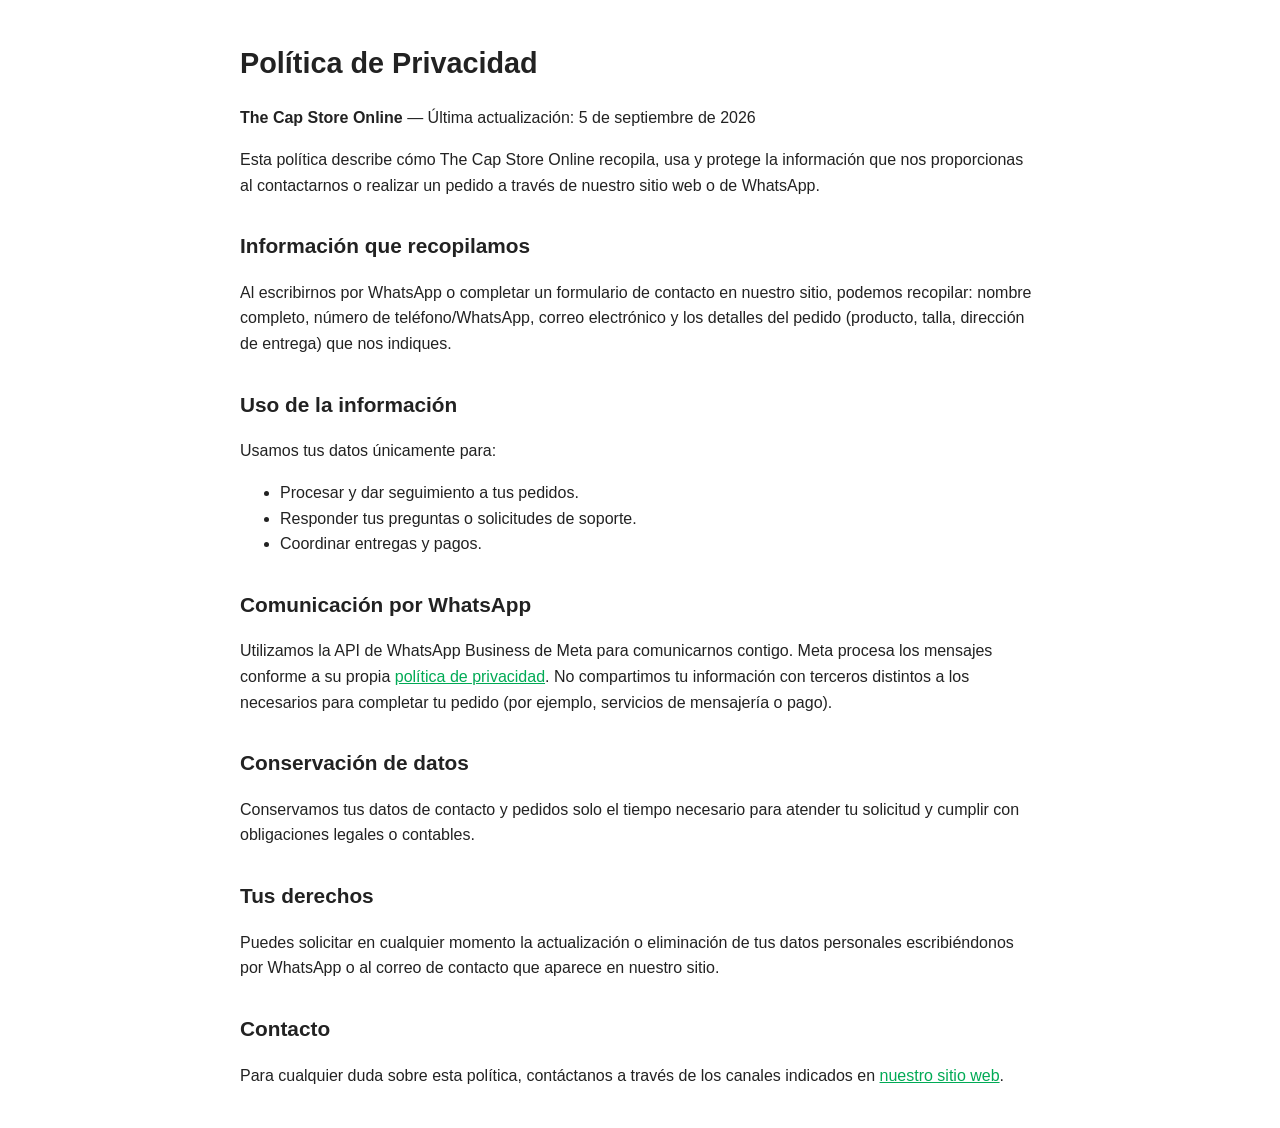
<file: privacidad.html>
<!DOCTYPE html>
<html lang="es">
<head>
  <meta charset="UTF-8">
  <meta name="viewport" content="width=device-width, initial-scale=1.0">
  <title>Política de Privacidad - The Cap Store Online</title>
  <style>
    body { font-family: Arial, sans-serif; max-width: 800px; margin: 40px auto; padding: 0 20px; line-height: 1.6; color: #222; }
    h1 { font-size: 1.8em; }
    h2 { font-size: 1.3em; margin-top: 1.5em; }
    a { color: #0a5; }
  </style>
</head>
<body>
  <h1>Política de Privacidad</h1>
  <p><strong>The Cap Store Online</strong> — Última actualización: 5 de septiembre de 2026</p>

  <p>
    Esta política describe cómo The Cap Store Online recopila, usa y protege la
    información que nos proporcionas al contactarnos o realizar un pedido a
    través de nuestro sitio web o de WhatsApp.
  </p>

  <h2>Información que recopilamos</h2>
  <p>
    Al escribirnos por WhatsApp o completar un formulario de contacto en nuestro
    sitio, podemos recopilar: nombre completo, número de teléfono/WhatsApp,
    correo electrónico y los detalles del pedido (producto, talla, dirección de
    entrega) que nos indiques.
  </p>

  <h2>Uso de la información</h2>
  <p>Usamos tus datos únicamente para:</p>
  <ul>
    <li>Procesar y dar seguimiento a tus pedidos.</li>
    <li>Responder tus preguntas o solicitudes de soporte.</li>
    <li>Coordinar entregas y pagos.</li>
  </ul>

  <h2>Comunicación por WhatsApp</h2>
  <p>
    Utilizamos la API de WhatsApp Business de Meta para comunicarnos contigo.
    Meta procesa los mensajes conforme a su propia
    <a href="https://www.whatsapp.com/legal/privacy-policy" target="_blank" rel="noopener">política de privacidad</a>.
    No compartimos tu información con terceros distintos a los necesarios para
    completar tu pedido (por ejemplo, servicios de mensajería o pago).
  </p>

  <h2>Conservación de datos</h2>
  <p>
    Conservamos tus datos de contacto y pedidos solo el tiempo necesario para
    atender tu solicitud y cumplir con obligaciones legales o contables.
  </p>

  <h2>Tus derechos</h2>
  <p>
    Puedes solicitar en cualquier momento la actualización o eliminación de tus
    datos personales escribiéndonos por WhatsApp o al correo de contacto que
    aparece en nuestro sitio.
  </p>

  <h2>Contacto</h2>
  <p>
    Para cualquier duda sobre esta política, contáctanos a través de los
    canales indicados en <a href="index.html">nuestro sitio web</a>.
  </p>
</body>
</html>
</file>
